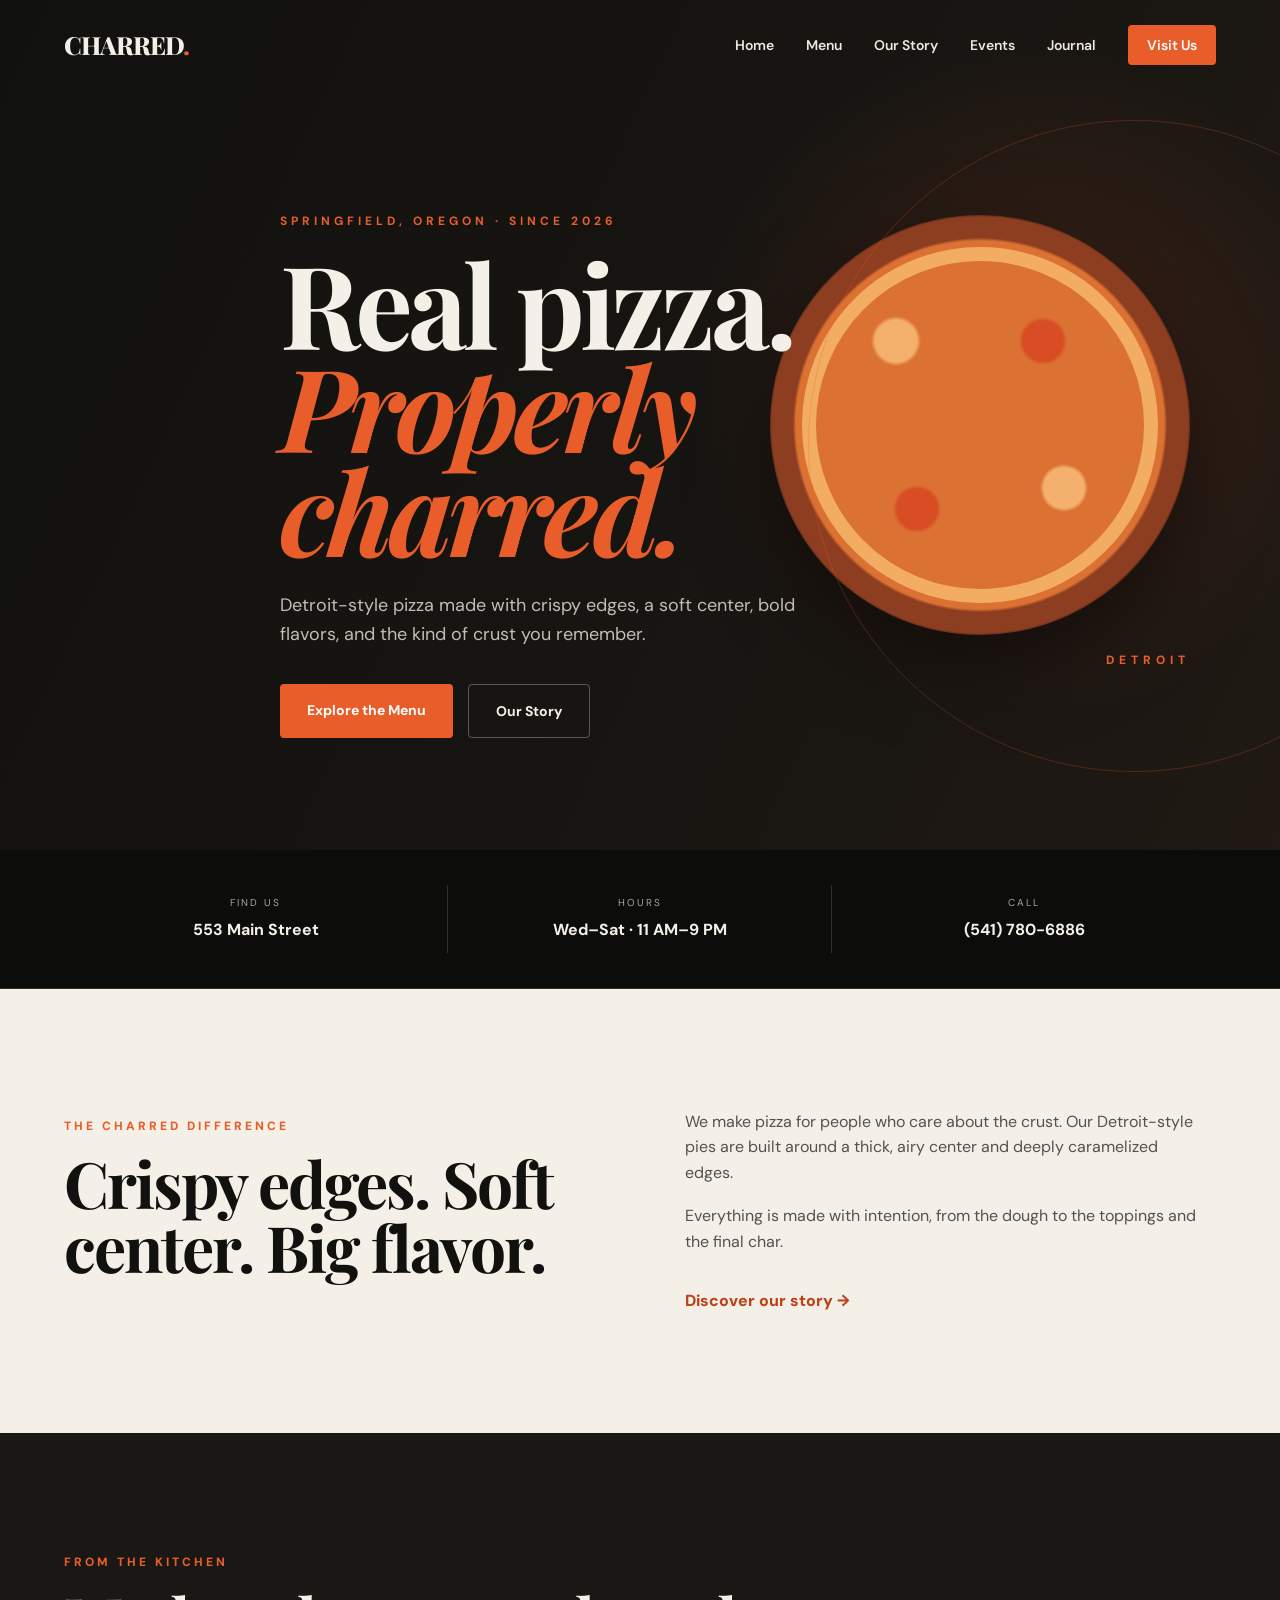
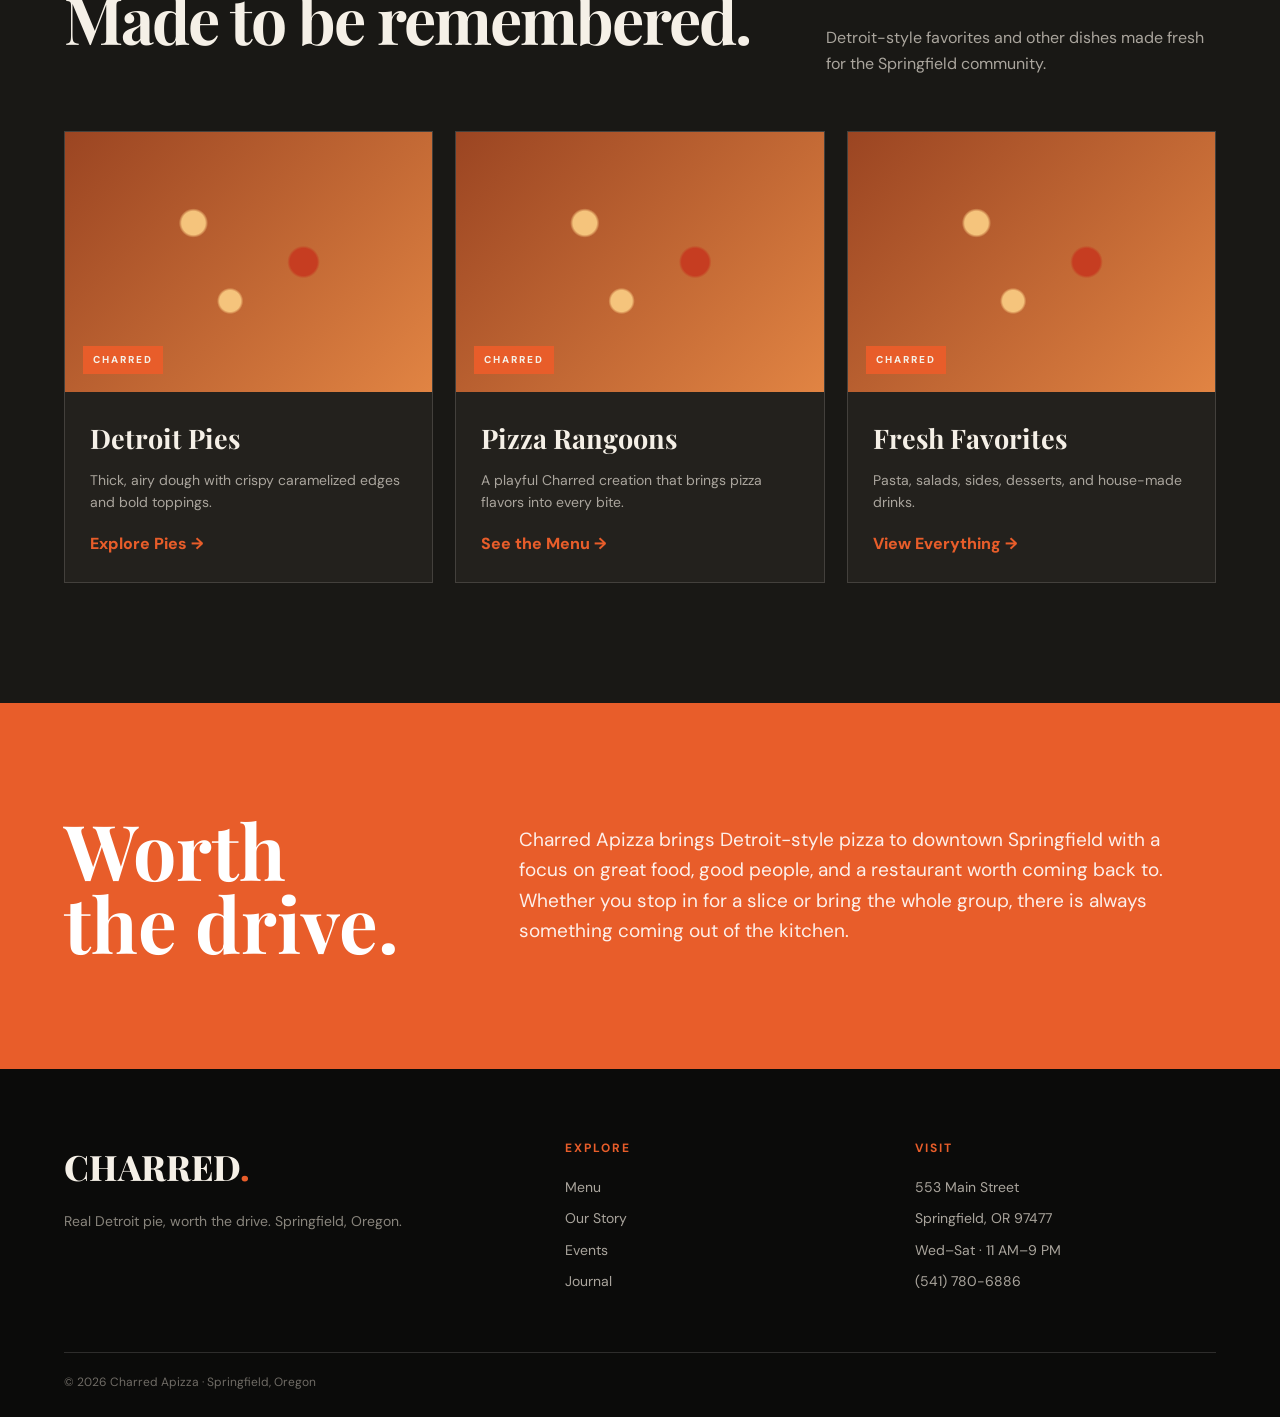
<file: index.html>
<!DOCTYPE html>
<html lang="en">
<head>
    <meta charset="UTF-8">
    <meta name="viewport" content="width=device-width, initial-scale=1.0">
    <title>Charred Apizza | Detroit-Style Pizza</title>
    <link rel="stylesheet" href="styles.css">
</head>

<body>

<header class="navbar">
    <div class="container nav-inner">
        <a href="index.html" class="logo">CHARRED<span>.</span></a>

        <nav>
            <ul class="nav-links">
                <li><a href="index.html">Home</a></li>
                <li><a href="menu.html">Menu</a></li>
                <li><a href="about.html">Our Story</a></li>
                <li><a href="events.html">Events</a></li>
                <li><a href="blog.html">Journal</a></li>
                <li><a href="contact.html" class="nav-button">Visit Us</a></li>
            </ul>
        </nav>
    </div>
</header>

<main>

<section class="hero">
    <div class="container hero-content">

        <div class="eyebrow">Springfield, Oregon · Since 2026</div>

        <h1>
            Real pizza.<br>
            <span>Properly charred.</span>
        </h1>

        <p>
            Detroit-style pizza made with crispy edges, a soft center,
            bold flavors, and the kind of crust you remember.
        </p>

        <div class="hero-buttons">
            <a href="menu.html" class="btn btn-primary">Explore the Menu</a>
            <a href="about.html" class="btn btn-outline">Our Story</a>
        </div>

    </div>

    <div class="hero-pizza"></div>
</section>

<section class="info-bar">
    <div class="container info-grid">

        <div class="info-item">
            <small>Find Us</small>
            <strong>553 Main Street</strong>
        </div>

        <div class="info-item">
            <small>Hours</small>
            <strong>Wed–Sat · 11 AM–9 PM</strong>
        </div>

        <div class="info-item">
            <small>Call</small>
            <strong>(541) 780-6886</strong>
        </div>

    </div>
</section>

<section class="intro">
    <div class="container intro-grid">

        <div>
            <div class="section-label">The Charred Difference</div>

            <h2>
                Crispy edges.
                Soft center.
                Big flavor.
            </h2>
        </div>

        <div>
            <p>
                We make pizza for people who care about the crust.
                Our Detroit-style pies are built around a thick,
                airy center and deeply caramelized edges.
            </p>

            <p>
                Everything is made with intention, from the dough
                to the toppings and the final char.
            </p>

            <a href="about.html" class="text-link">
                Discover our story →
            </a>
        </div>

    </div>
</section>

<section class="featured">

    <div class="container">

        <div class="section-heading">
            <div>
                <div class="section-label">From the Kitchen</div>
                <h2>Made to be remembered.</h2>
            </div>

            <p>
                Detroit-style favorites and other dishes
                made fresh for the Springfield community.
            </p>
        </div>

        <div class="menu-grid">

            <article class="food-card">
                <div class="food-image"></div>

                <div class="food-info">
                    <h3>Detroit Pies</h3>
                    <p>
                        Thick, airy dough with crispy caramelized
                        edges and bold toppings.
                    </p>
                    <div class="food-price">Explore Pies →</div>
                </div>
            </article>

            <article class="food-card">
                <div class="food-image"></div>

                <div class="food-info">
                    <h3>Pizza Rangoons</h3>
                    <p>
                        A playful Charred creation that brings
                        pizza flavors into every bite.
                    </p>
                    <div class="food-price">See the Menu →</div>
                </div>
            </article>

            <article class="food-card">
                <div class="food-image"></div>

                <div class="food-info">
                    <h3>Fresh Favorites</h3>
                    <p>
                        Pasta, salads, sides, desserts, and
                        house-made drinks.
                    </p>
                    <div class="food-price">View Everything →</div>
                </div>
            </article>

        </div>

    </div>
</section>

<section class="story">
    <div class="container story-grid">

        <h2>
            Worth<br>
            the drive.
        </h2>

        <p>
            Charred Apizza brings Detroit-style pizza to
            downtown Springfield with a focus on great food,
            good people, and a restaurant worth coming back to.
            Whether you stop in for a slice or bring the whole
            group, there is always something coming out of the kitchen.
        </p>

    </div>
</section>

</main>

<footer>
    <div class="container">

        <div class="footer-grid">

            <div>
                <div class="footer-logo">CHARRED<span>.</span></div>
                <p>
                    Real Detroit pie, worth the drive.
                    Springfield, Oregon.
                </p>
            </div>

            <div>
                <h4>Explore</h4>
                <ul>
                    <li><a href="menu.html">Menu</a></li>
                    <li><a href="about.html">Our Story</a></li>
                    <li><a href="events.html">Events</a></li>
                    <li><a href="blog.html">Journal</a></li>
                </ul>
            </div>

            <div>
                <h4>Visit</h4>
                <ul>
                    <li>553 Main Street</li>
                    <li>Springfield, OR 97477</li>
                    <li>Wed–Sat · 11 AM–9 PM</li>
                    <li>(541) 780-6886</li>
                </ul>
            </div>

        </div>

        <div class="footer-bottom">
            © 2026 Charred Apizza · Springfield, Oregon
        </div>

    </div>
</footer>

<script src="script.js"></script>

</body>
</html>
</file>
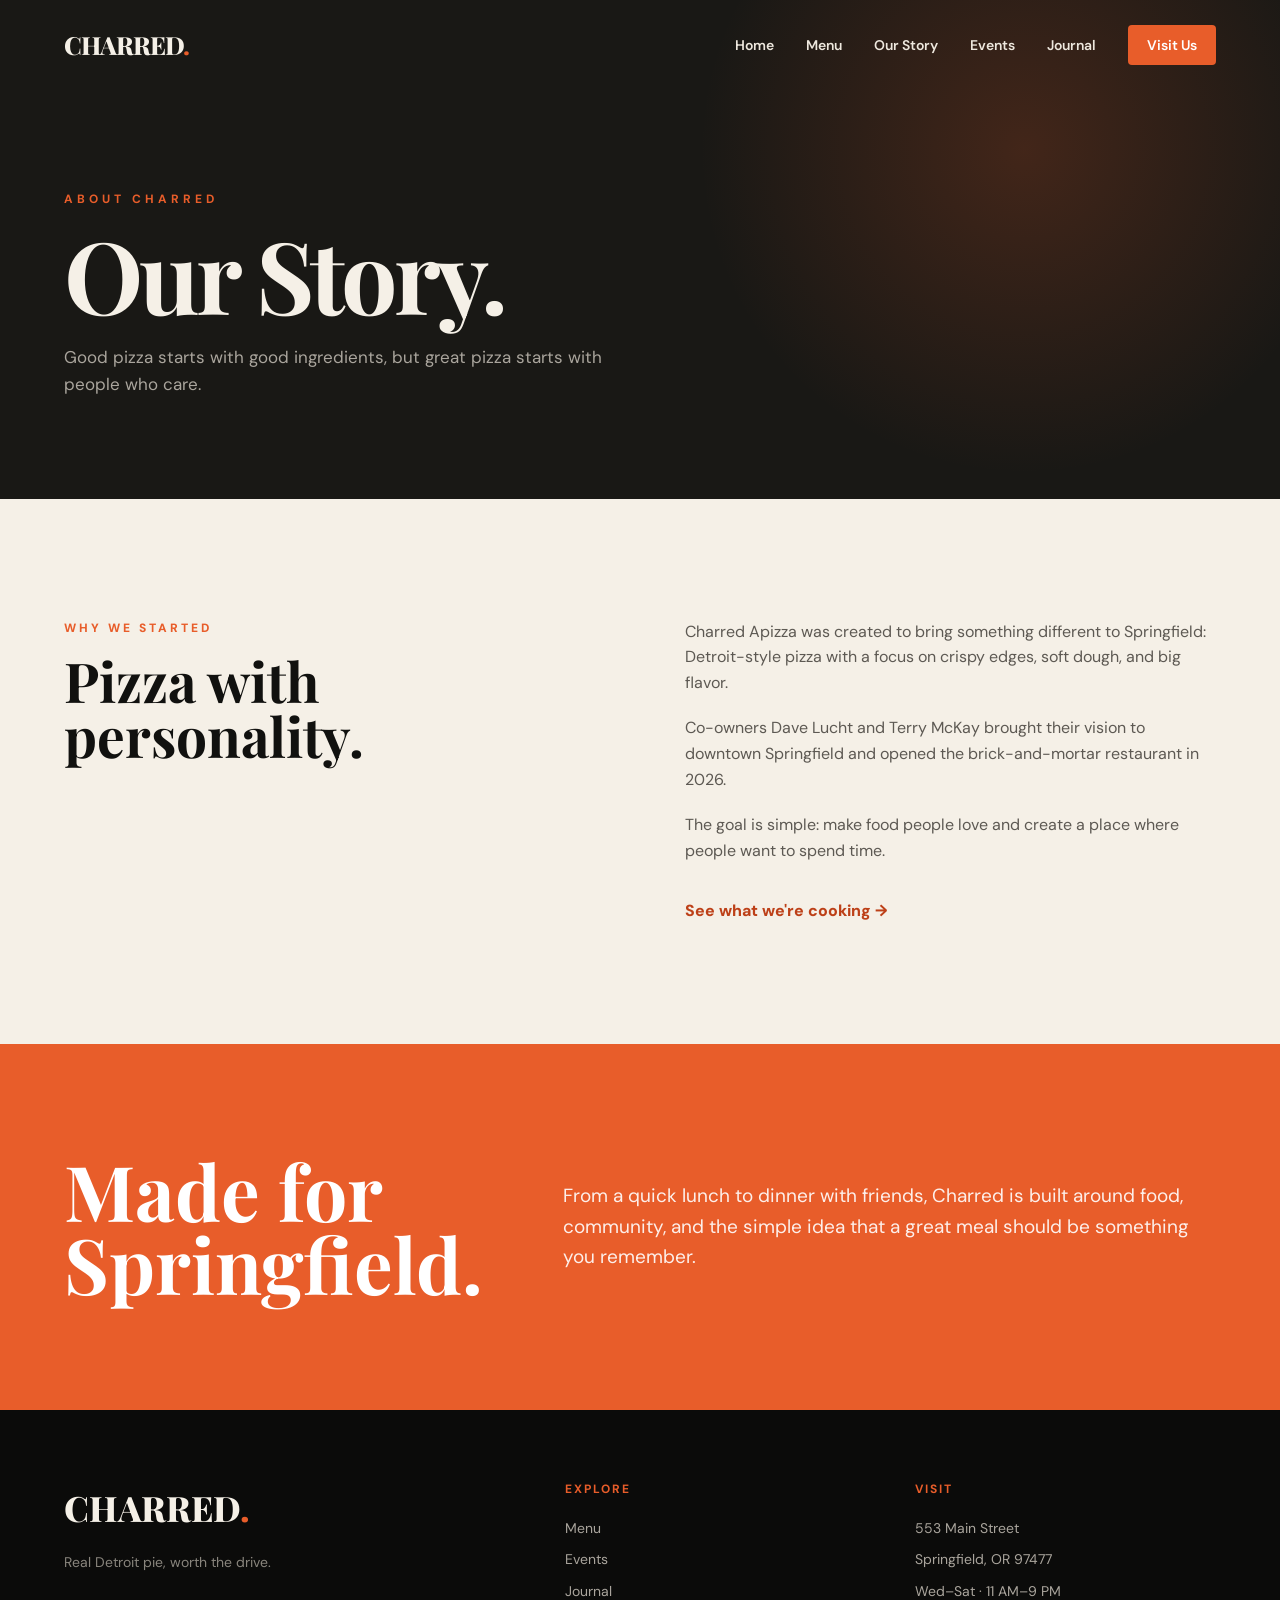
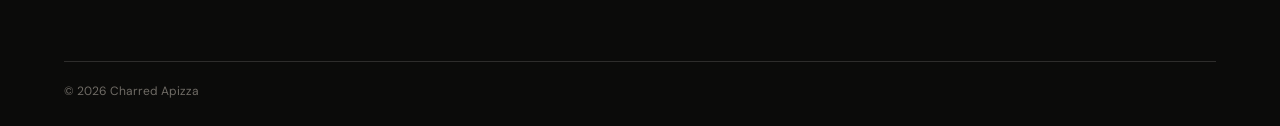
<file: about.html>
<!DOCTYPE html>
<html lang="en">
<head>
    <meta charset="UTF-8">
    <meta name="viewport" content="width=device-width, initial-scale=1.0">
    <title>Our Story | Charred Apizza</title>
    <link rel="stylesheet" href="styles.css">
</head>

<body>

<header class="navbar">
    <div class="container nav-inner">
        <a href="index.html" class="logo">CHARRED<span>.</span></a>

        <nav>
            <ul class="nav-links">
                <li><a href="index.html">Home</a></li>
                <li><a href="menu.html">Menu</a></li>
                <li><a href="about.html">Our Story</a></li>
                <li><a href="events.html">Events</a></li>
                <li><a href="blog.html">Journal</a></li>
                <li><a href="contact.html" class="nav-button">Visit Us</a></li>
            </ul>
        </nav>
    </div>
</header>

<section class="page-hero">
    <div class="container">
        <div class="eyebrow">About Charred</div>
        <h1>Our Story.</h1>
        <p>
            Good pizza starts with good ingredients,
            but great pizza starts with people who care.
        </p>
    </div>
</section>

<section class="about-section">

    <div class="container about-grid">

        <div>
            <div class="section-label">Why We Started</div>

            <h2>
                Pizza with
                personality.
            </h2>
        </div>

        <div>
            <p>
                Charred Apizza was created to bring something different
                to Springfield: Detroit-style pizza with a focus on
                crispy edges, soft dough, and big flavor.
            </p>

            <p>
                Co-owners Dave Lucht and Terry McKay brought their vision
                to downtown Springfield and opened the brick-and-mortar
                restaurant in 2026.
            </p>

            <p>
                The goal is simple: make food people love and create
                a place where people want to spend time.
            </p>

            <a href="menu.html" class="text-link">
                See what we're cooking →
            </a>
        </div>

    </div>

</section>

<section class="story">

    <div class="container story-grid">

        <h2>
            Made for<br>
            Springfield.
        </h2>

        <p>
            From a quick lunch to dinner with friends,
            Charred is built around food, community, and
            the simple idea that a great meal should be
            something you remember.
        </p>

    </div>

</section>

<footer>
    <div class="container">

        <div class="footer-grid">

            <div>
                <div class="footer-logo">CHARRED<span>.</span></div>
                <p>Real Detroit pie, worth the drive.</p>
            </div>

            <div>
                <h4>Explore</h4>
                <ul>
                    <li><a href="menu.html">Menu</a></li>
                    <li><a href="events.html">Events</a></li>
                    <li><a href="blog.html">Journal</a></li>
                </ul>
            </div>

            <div>
                <h4>Visit</h4>
                <ul>
                    <li>553 Main Street</li>
                    <li>Springfield, OR 97477</li>
                    <li>Wed–Sat · 11 AM–9 PM</li>
                </ul>
            </div>

        </div>

        <div class="footer-bottom">
            © 2026 Charred Apizza
        </div>

    </div>
</footer>

<script src="script.js"></script>

</body>
</html>
</file>
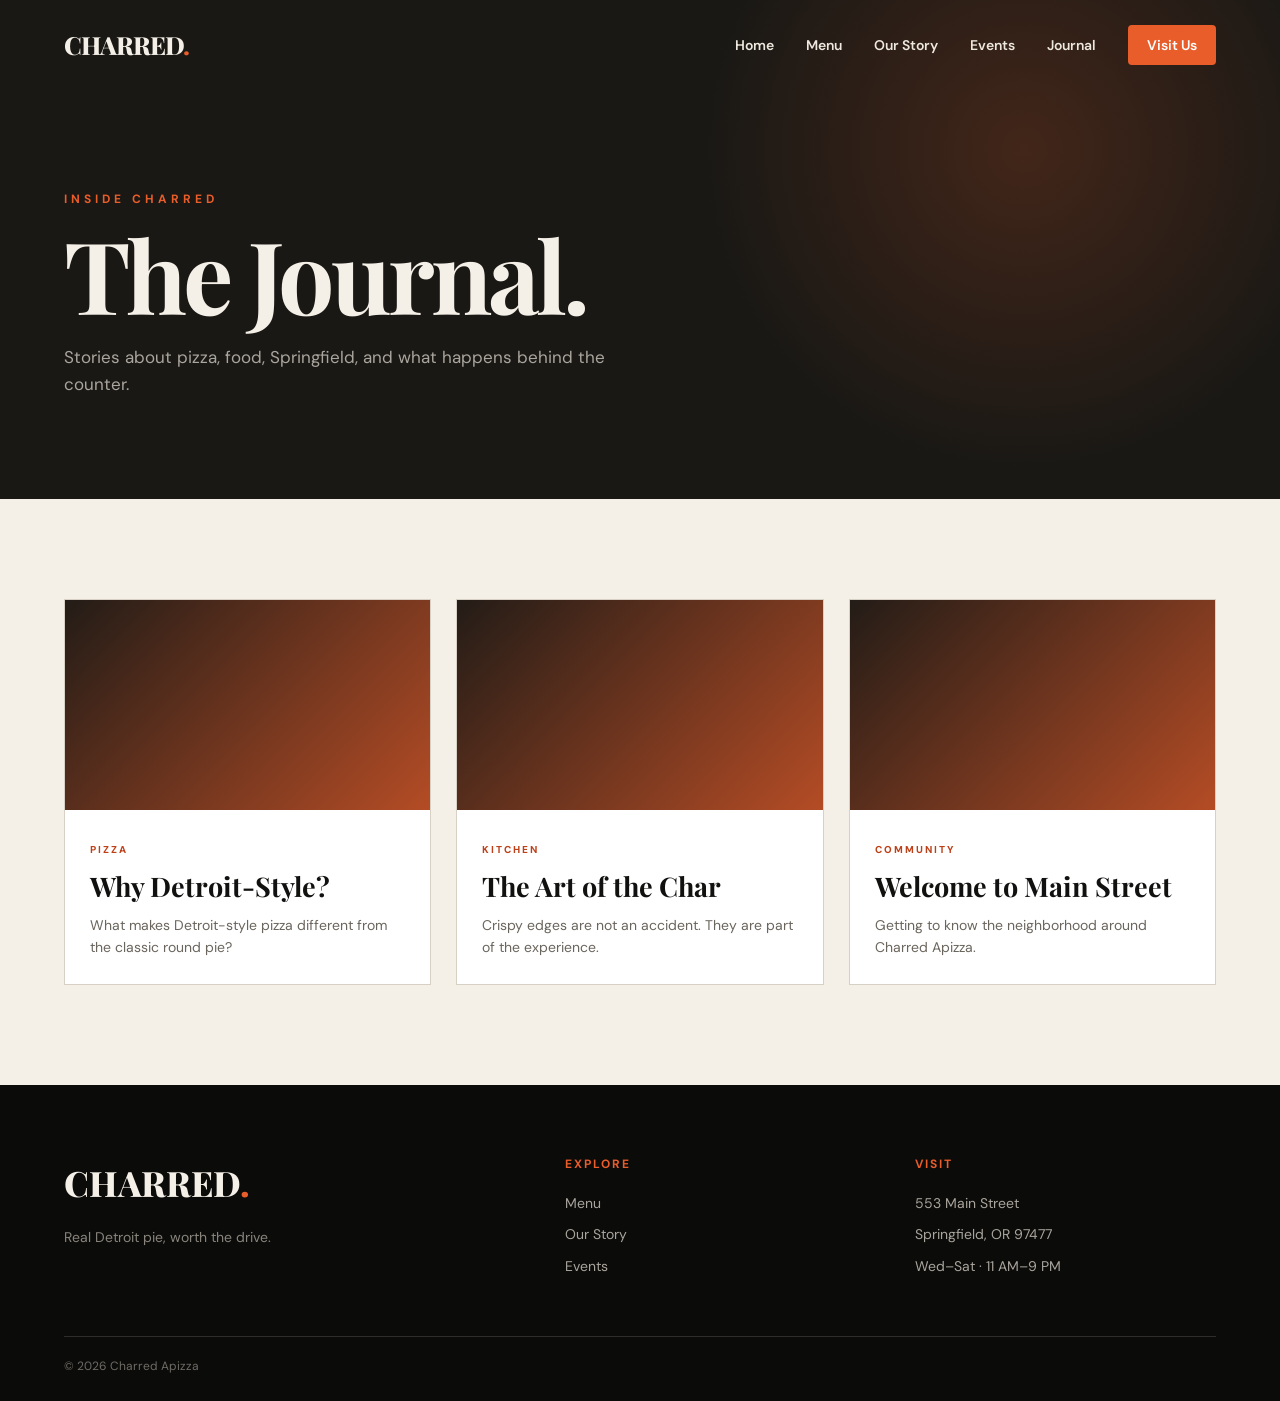
<file: blog.html>
<!DOCTYPE html>
<html lang="en">
<head>
    <meta charset="UTF-8">
    <meta name="viewport" content="width=device-width, initial-scale=1.0">
    <title>Journal | Charred Apizza</title>
    <link rel="stylesheet" href="styles.css">
</head>

<body>

<header class="navbar">
    <div class="container nav-inner">
        <a href="index.html" class="logo">CHARRED<span>.</span></a>

        <nav>
            <ul class="nav-links">
                <li><a href="index.html">Home</a></li>
                <li><a href="menu.html">Menu</a></li>
                <li><a href="about.html">Our Story</a></li>
                <li><a href="events.html">Events</a></li>
                <li><a href="blog.html">Journal</a></li>
                <li><a href="contact.html" class="nav-button">Visit Us</a></li>
            </ul>
        </nav>
    </div>
</header>

<section class="page-hero">
    <div class="container">
        <div class="eyebrow">Inside Charred</div>
        <h1>The Journal.</h1>
        <p>
            Stories about pizza, food, Springfield,
            and what happens behind the counter.
        </p>
    </div>
</section>

<section class="cards-section">

    <div class="container">

        <div class="article-grid">

            <article class="article-card">
                <div class="article-image"></div>

                <div class="article-content">
                    <small>Pizza</small>
                    <h3>Why Detroit-Style?</h3>
                    <p>
                        What makes Detroit-style pizza different
                        from the classic round pie?
                    </p>
                </div>
            </article>

            <article class="article-card">
                <div class="article-image"></div>

                <div class="article-content">
                    <small>Kitchen</small>
                    <h3>The Art of the Char</h3>
                    <p>
                        Crispy edges are not an accident.
                        They are part of the experience.
                    </p>
                </div>
            </article>

            <article class="article-card">
                <div class="article-image"></div>

                <div class="article-content">
                    <small>Community</small>
                    <h3>Welcome to Main Street</h3>
                    <p>
                        Getting to know the neighborhood
                        around Charred Apizza.
                    </p>
                </div>
            </article>

        </div>

    </div>

</section>

<footer>
    <div class="container">

        <div class="footer-grid">

            <div>
                <div class="footer-logo">CHARRED<span>.</span></div>
                <p>Real Detroit pie, worth the drive.</p>
            </div>

            <div>
                <h4>Explore</h4>
                <ul>
                    <li><a href="menu.html">Menu</a></li>
                    <li><a href="about.html">Our Story</a></li>
                    <li><a href="events.html">Events</a></li>
                </ul>
            </div>

            <div>
                <h4>Visit</h4>
                <ul>
                    <li>553 Main Street</li>
                    <li>Springfield, OR 97477</li>
                    <li>Wed–Sat · 11 AM–9 PM</li>
                </ul>
            </div>

        </div>

        <div class="footer-bottom">
            © 2026 Charred Apizza
        </div>

    </div>
</footer>

<script src="script.js"></script>

</body>
</html>
</file>
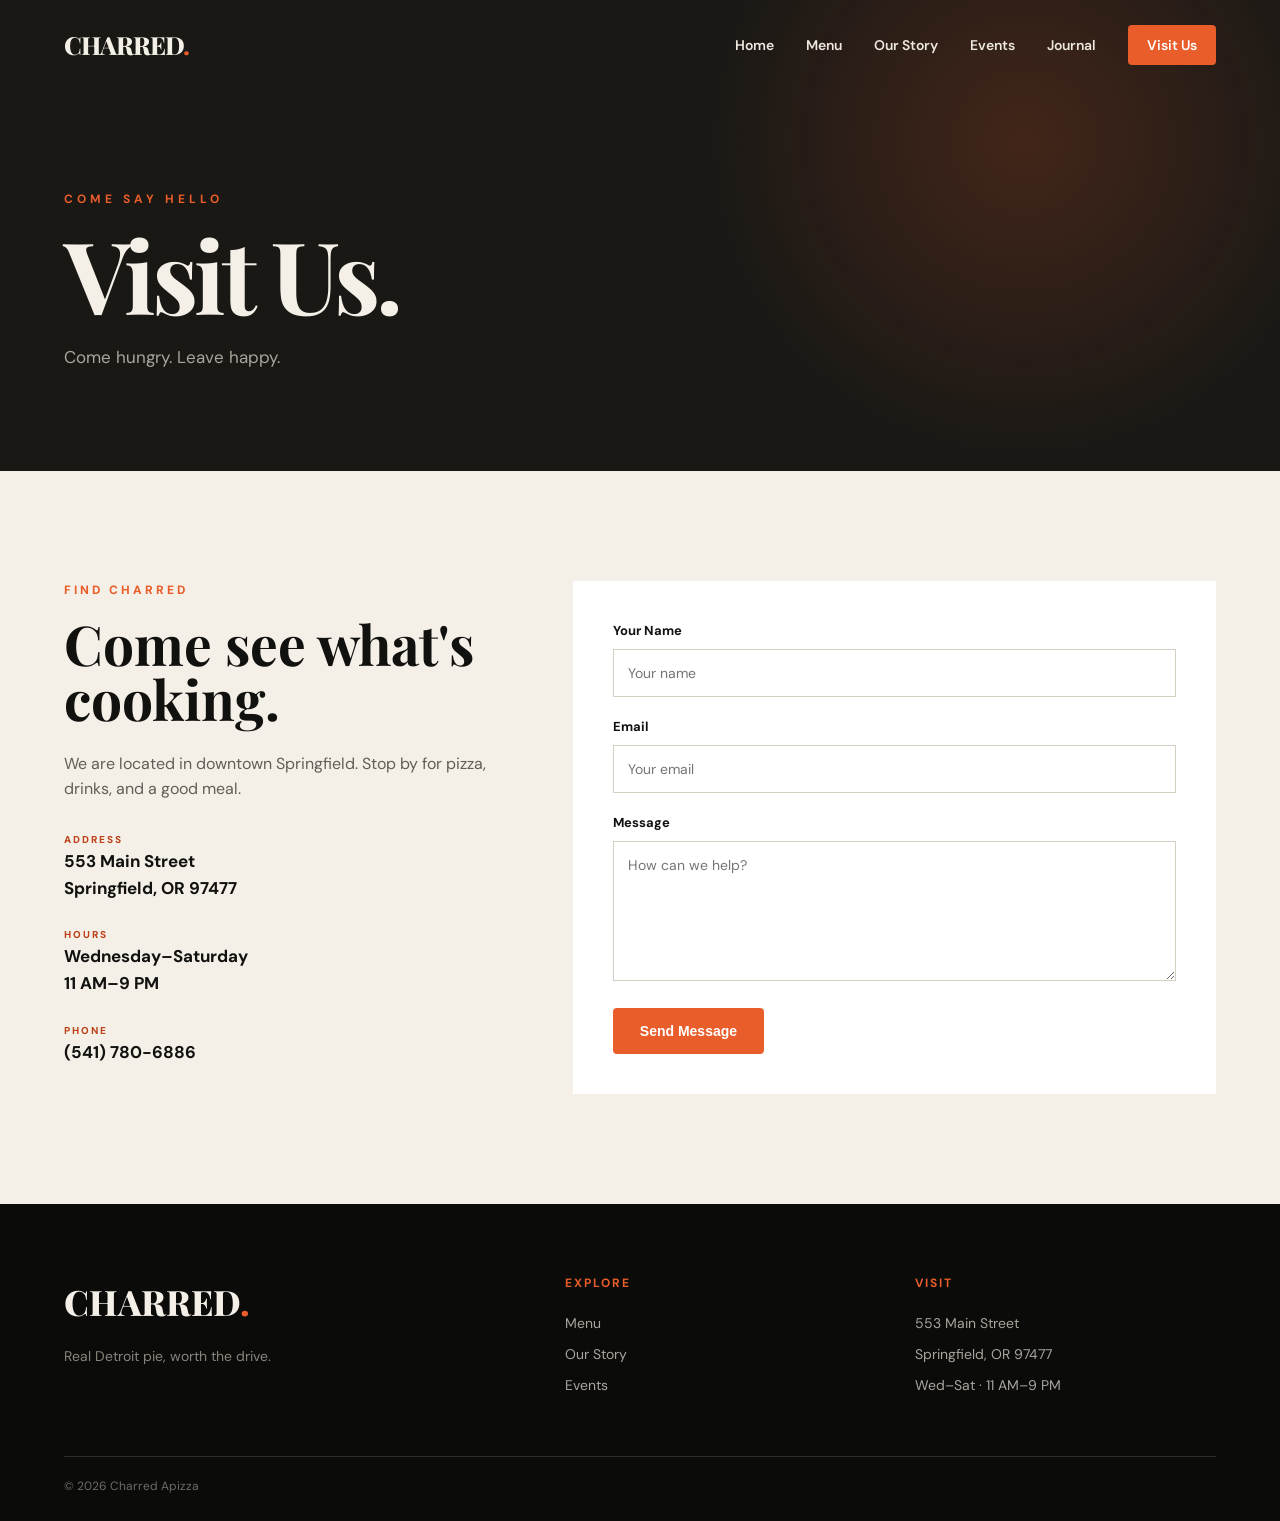
<file: contact.html>
<!DOCTYPE html>
<html lang="en">
<head>
    <meta charset="UTF-8">
    <meta name="viewport" content="width=device-width, initial-scale=1.0">
    <title>Visit Us | Charred Apizza</title>
    <link rel="stylesheet" href="styles.css">
</head>

<body>

<header class="navbar">
    <div class="container nav-inner">
        <a href="index.html" class="logo">CHARRED<span>.</span></a>

        <nav>
            <ul class="nav-links">
                <li><a href="index.html">Home</a></li>
                <li><a href="menu.html">Menu</a></li>
                <li><a href="about.html">Our Story</a></li>
                <li><a href="events.html">Events</a></li>
                <li><a href="blog.html">Journal</a></li>
                <li><a href="contact.html" class="nav-button">Visit Us</a></li>
            </ul>
        </nav>
    </div>
</header>

<section class="page-hero">
    <div class="container">
        <div class="eyebrow">Come Say Hello</div>
        <h1>Visit Us.</h1>
        <p>
            Come hungry. Leave happy.
        </p>
    </div>
</section>

<section class="contact-section">

    <div class="container contact-grid">

        <div class="contact-details">

            <div class="section-label">Find Charred</div>

            <h2>
                Come see
                what's cooking.
            </h2>

            <p>
                We are located in downtown Springfield.
                Stop by for pizza, drinks, and a good meal.
            </p>

            <div class="detail">
                <small>Address</small>
                <strong>
                    553 Main Street<br>
                    Springfield, OR 97477
                </strong>
            </div>

            <div class="detail">
                <small>Hours</small>
                <strong>
                    Wednesday–Saturday<br>
                    11 AM–9 PM
                </strong>
            </div>

            <div class="detail">
                <small>Phone</small>
                <strong>(541) 780-6886</strong>
            </div>

        </div>

        <form class="contact-form">

            <label for="name">Your Name</label>
            <input type="text" id="name" placeholder="Your name">

            <label for="email">Email</label>
            <input type="email" id="email" placeholder="Your email">

            <label for="message">Message</label>
            <textarea id="message" placeholder="How can we help?"></textarea>

            <button class="btn btn-primary" type="submit">
                Send Message
            </button>

        </form>

    </div>

</section>

<footer>
    <div class="container">

        <div class="footer-grid">

            <div>
                <div class="footer-logo">CHARRED<span>.</span></div>
                <p>Real Detroit pie, worth the drive.</p>
            </div>

            <div>
                <h4>Explore</h4>
                <ul>
                    <li><a href="menu.html">Menu</a></li>
                    <li><a href="about.html">Our Story</a></li>
                    <li><a href="events.html">Events</a></li>
                </ul>
            </div>

            <div>
                <h4>Visit</h4>
                <ul>
                    <li>553 Main Street</li>
                    <li>Springfield, OR 97477</li>
                    <li>Wed–Sat · 11 AM–9 PM</li>
                </ul>
            </div>

        </div>

        <div class="footer-bottom">
            © 2026 Charred Apizza
        </div>

    </div>
</footer>

<script src="script.js"></script>

</body>
</html>
</file>
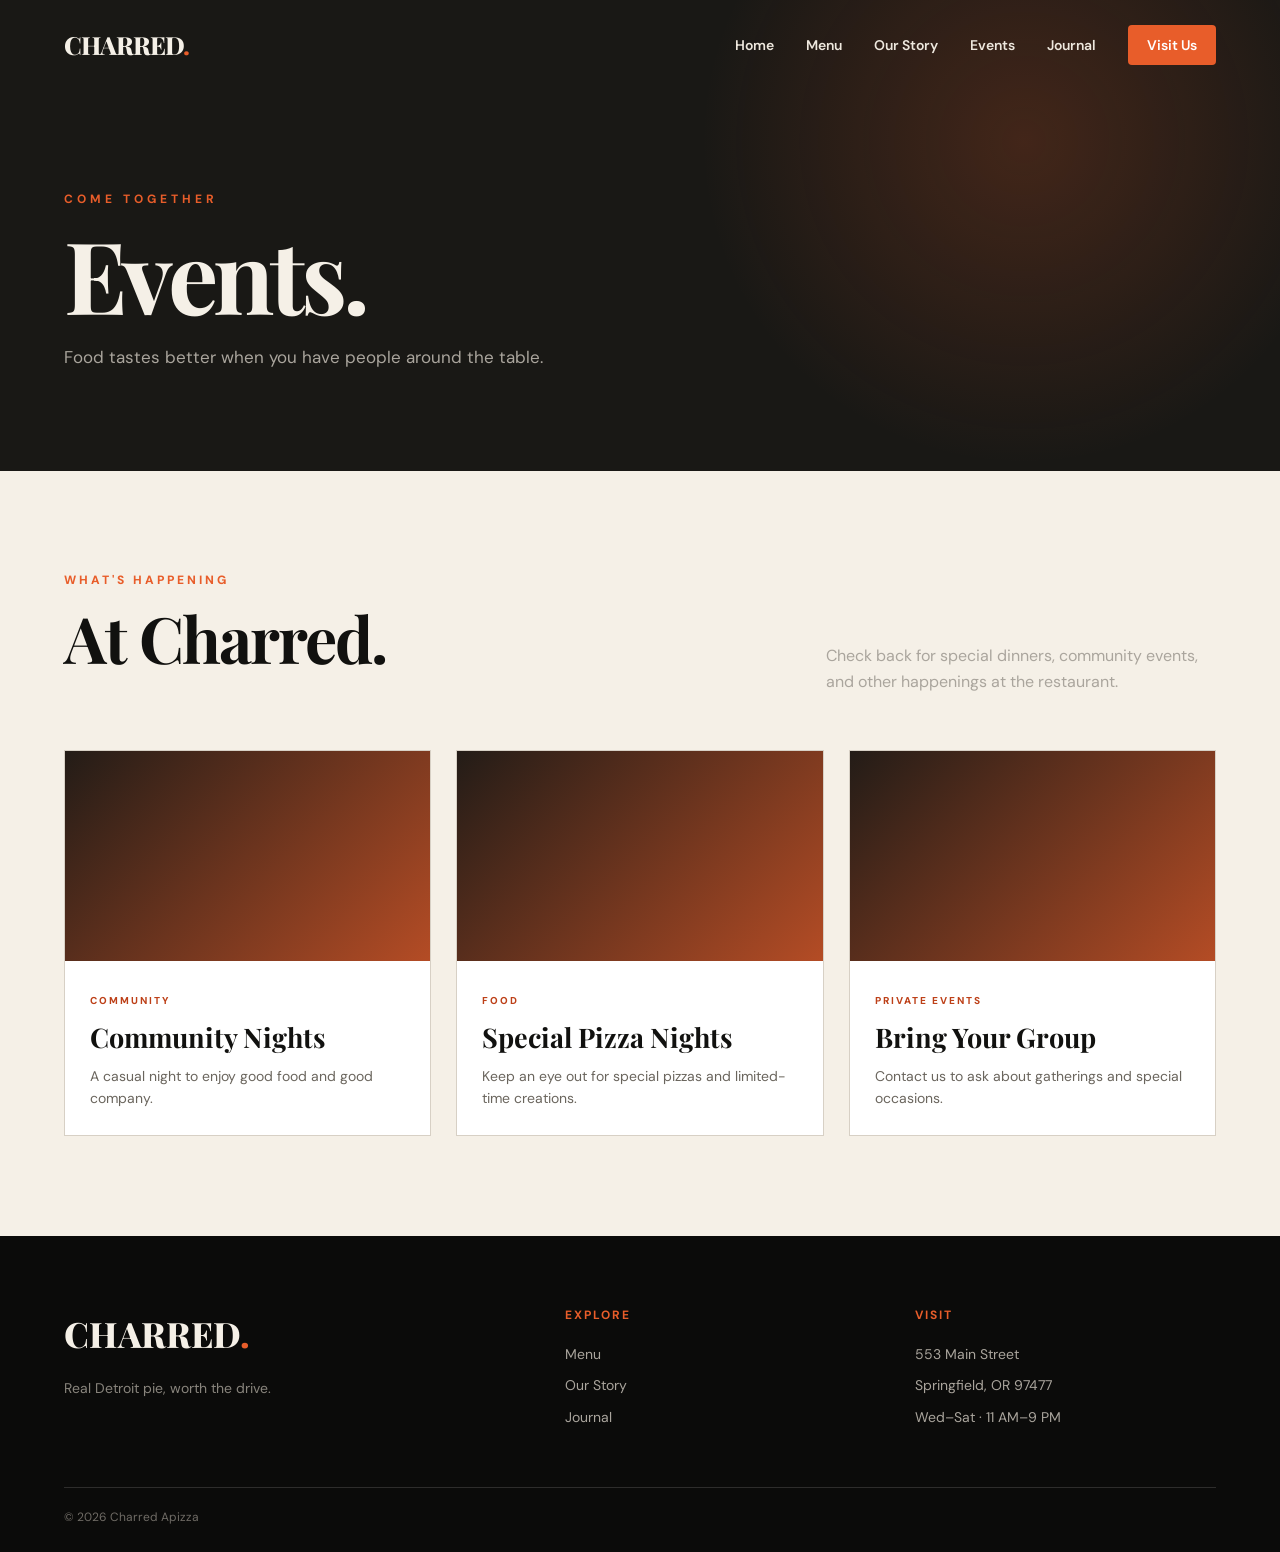
<file: events.html>
<!DOCTYPE html>
<html lang="en">
<head>
    <meta charset="UTF-8">
    <meta name="viewport" content="width=device-width, initial-scale=1.0">
    <title>Events | Charred Apizza</title>
    <link rel="stylesheet" href="styles.css">
</head>

<body>

<header class="navbar">
    <div class="container nav-inner">
        <a href="index.html" class="logo">CHARRED<span>.</span></a>

        <nav>
            <ul class="nav-links">
                <li><a href="index.html">Home</a></li>
                <li><a href="menu.html">Menu</a></li>
                <li><a href="about.html">Our Story</a></li>
                <li><a href="events.html">Events</a></li>
                <li><a href="blog.html">Journal</a></li>
                <li><a href="contact.html" class="nav-button">Visit Us</a></li>
            </ul>
        </nav>
    </div>
</header>

<section class="page-hero">
    <div class="container">
        <div class="eyebrow">Come Together</div>
        <h1>Events.</h1>
        <p>
            Food tastes better when you have people
            around the table.
        </p>
    </div>
</section>

<section class="cards-section">

    <div class="container">

        <div class="section-heading">
            <div>
                <div class="section-label">What's Happening</div>
                <h2>At Charred.</h2>
            </div>

            <p>
                Check back for special dinners, community events,
                and other happenings at the restaurant.
            </p>
        </div>

        <div class="article-grid">

            <article class="article-card">
                <div class="article-image"></div>

                <div class="article-content">
                    <small>Community</small>
                    <h3>Community Nights</h3>
                    <p>
                        A casual night to enjoy good food
                        and good company.
                    </p>
                </div>
            </article>

            <article class="article-card">
                <div class="article-image"></div>

                <div class="article-content">
                    <small>Food</small>
                    <h3>Special Pizza Nights</h3>
                    <p>
                        Keep an eye out for special pizzas
                        and limited-time creations.
                    </p>
                </div>
            </article>

            <article class="article-card">
                <div class="article-image"></div>

                <div class="article-content">
                    <small>Private Events</small>
                    <h3>Bring Your Group</h3>
                    <p>
                        Contact us to ask about gatherings
                        and special occasions.
                    </p>
                </div>
            </article>

        </div>

    </div>

</section>

<footer>
    <div class="container">

        <div class="footer-grid">

            <div>
                <div class="footer-logo">CHARRED<span>.</span></div>
                <p>Real Detroit pie, worth the drive.</p>
            </div>

            <div>
                <h4>Explore</h4>
                <ul>
                    <li><a href="menu.html">Menu</a></li>
                    <li><a href="about.html">Our Story</a></li>
                    <li><a href="blog.html">Journal</a></li>
                </ul>
            </div>

            <div>
                <h4>Visit</h4>
                <ul>
                    <li>553 Main Street</li>
                    <li>Springfield, OR 97477</li>
                    <li>Wed–Sat · 11 AM–9 PM</li>
                </ul>
            </div>

        </div>

        <div class="footer-bottom">
            © 2026 Charred Apizza
        </div>

    </div>
</footer>

<script src="script.js"></script>

</body>
</html>
</file>
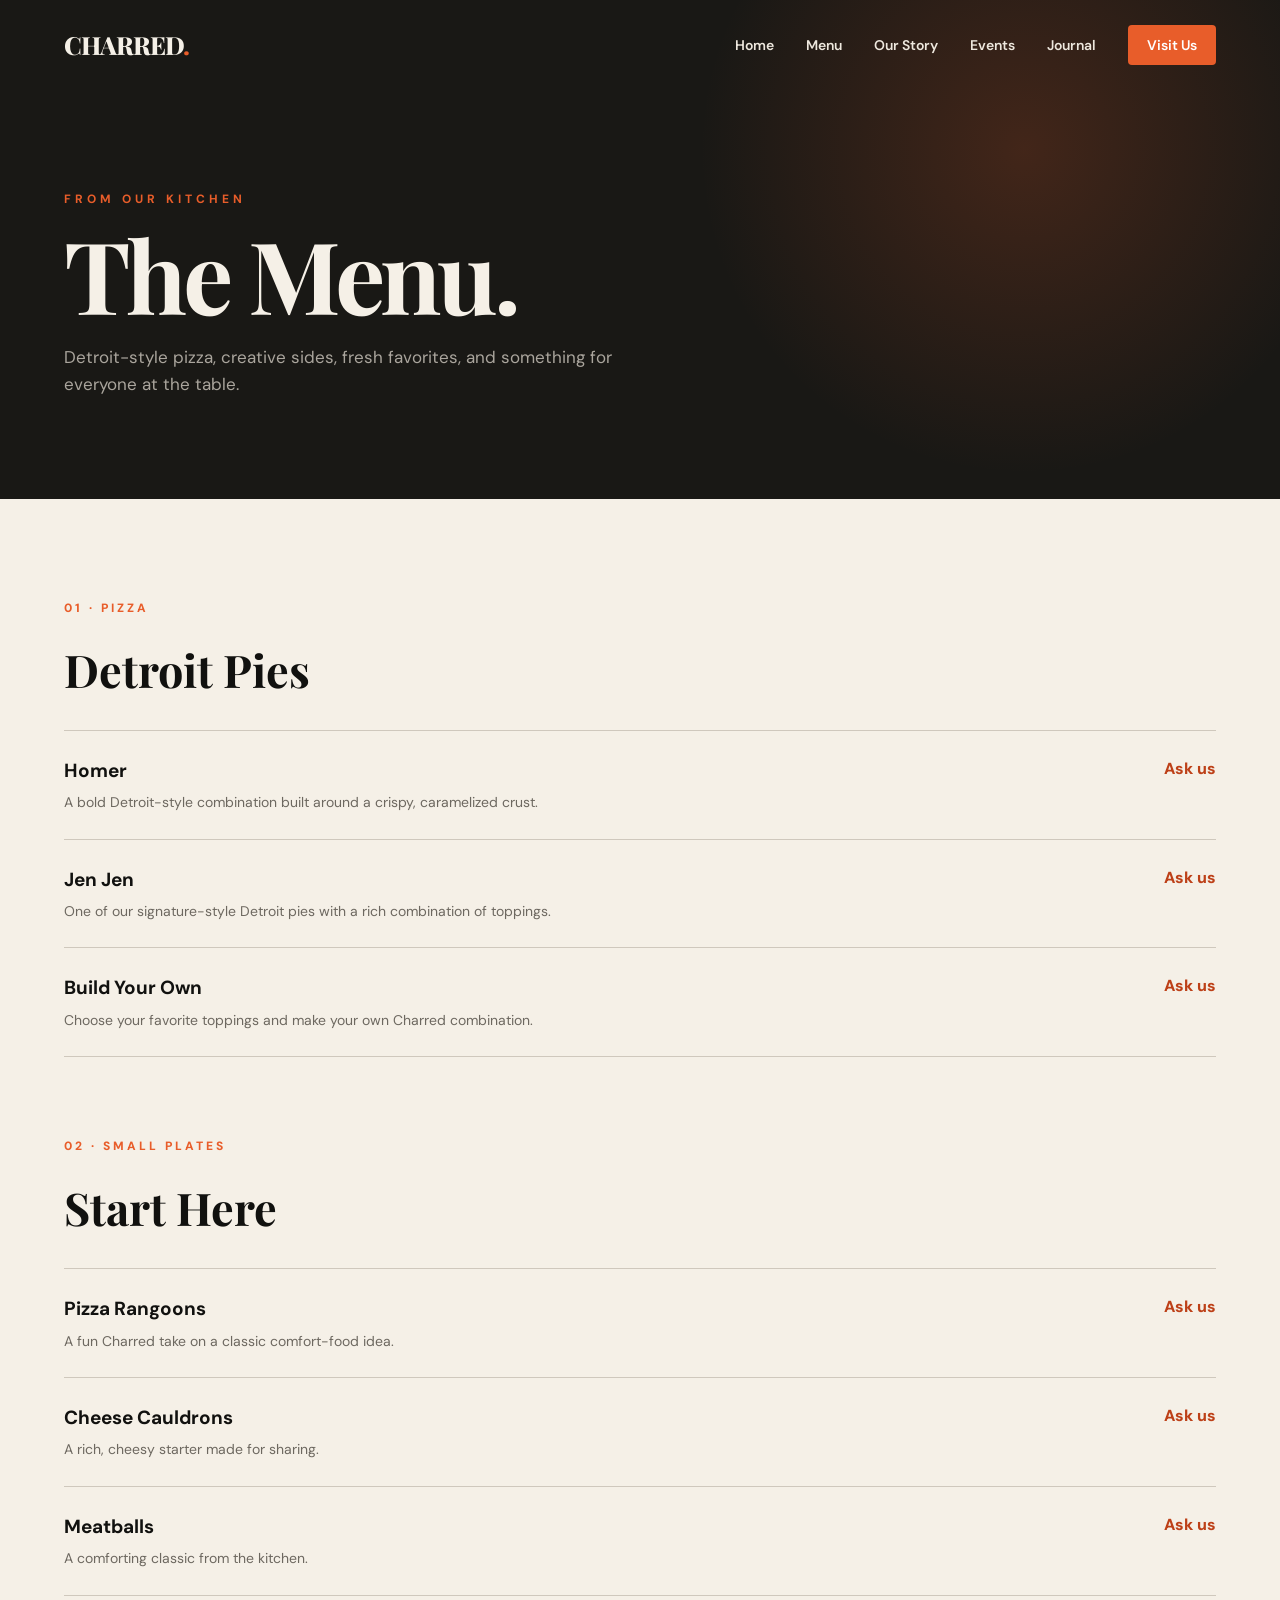
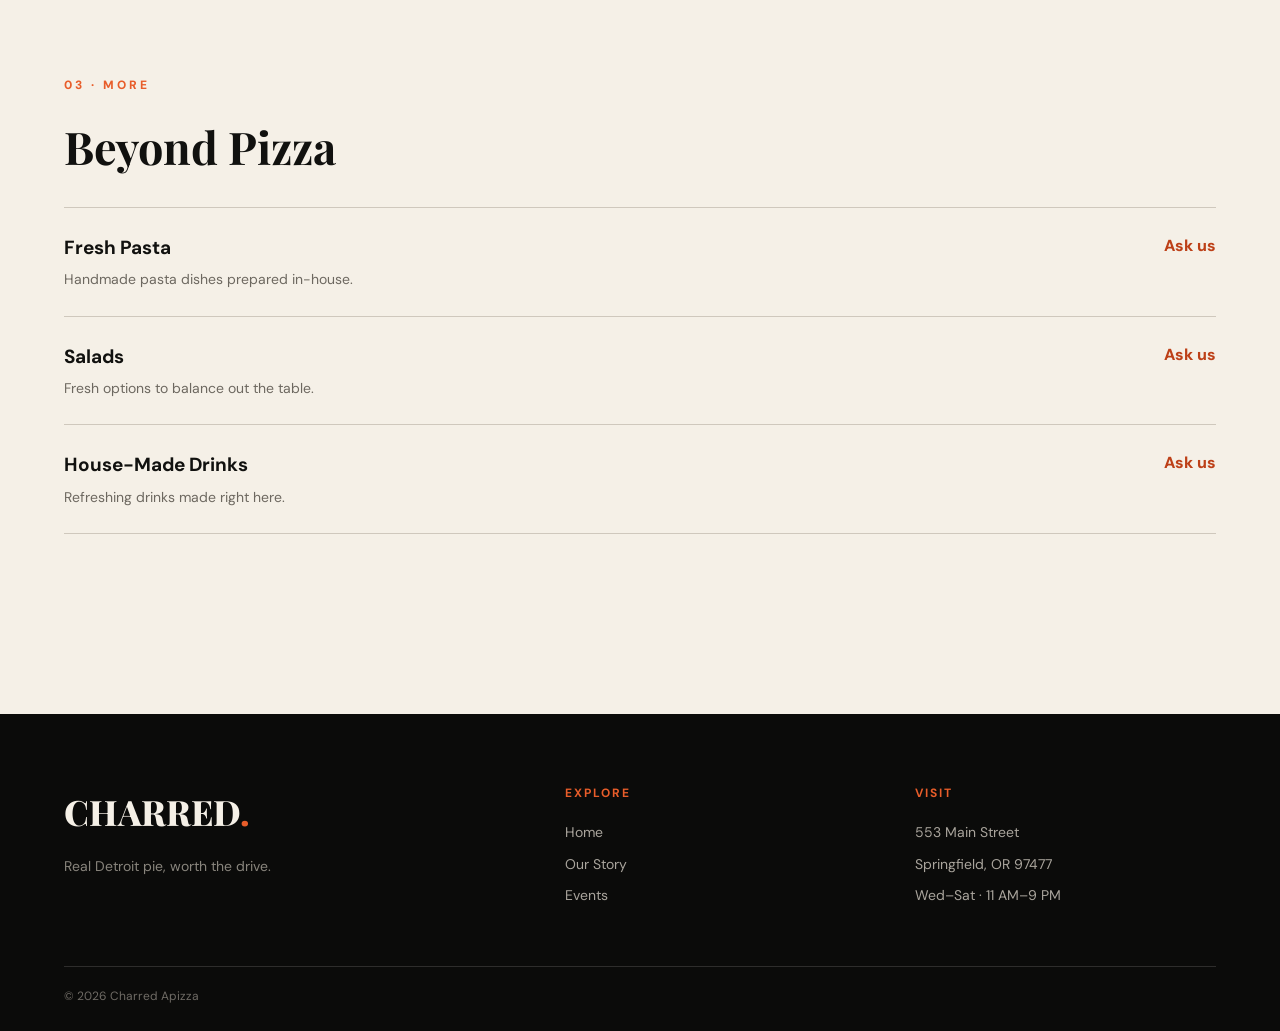
<file: menu.html>
<!DOCTYPE html>
<html lang="en">
<head>
    <meta charset="UTF-8">
    <meta name="viewport" content="width=device-width, initial-scale=1.0">
    <title>Menu | Charred Apizza</title>
    <link rel="stylesheet" href="styles.css">
</head>

<body>

<header class="navbar">
    <div class="container nav-inner">
        <a href="index.html" class="logo">CHARRED<span>.</span></a>

        <nav>
            <ul class="nav-links">
                <li><a href="index.html">Home</a></li>
                <li><a href="menu.html">Menu</a></li>
                <li><a href="about.html">Our Story</a></li>
                <li><a href="events.html">Events</a></li>
                <li><a href="blog.html">Journal</a></li>
                <li><a href="contact.html" class="nav-button">Visit Us</a></li>
            </ul>
        </nav>
    </div>
</header>

<section class="page-hero">
    <div class="container">
        <div class="eyebrow">From Our Kitchen</div>
        <h1>The Menu.</h1>
        <p>
            Detroit-style pizza, creative sides, fresh favorites,
            and something for everyone at the table.
        </p>
    </div>
</section>

<section class="full-menu">

    <div class="container">

        <div class="menu-category">
            <div class="section-label">01 · Pizza</div>
            <h2>Detroit Pies</h2>

            <div class="menu-list">

                <div class="menu-item">
                    <div>
                        <h3>Homer</h3>
                        <p>
                            A bold Detroit-style combination built
                            around a crispy, caramelized crust.
                        </p>
                    </div>
                    <span>Ask us</span>
                </div>

                <div class="menu-item">
                    <div>
                        <h3>Jen Jen</h3>
                        <p>
                            One of our signature-style Detroit pies
                            with a rich combination of toppings.
                        </p>
                    </div>
                    <span>Ask us</span>
                </div>

                <div class="menu-item">
                    <div>
                        <h3>Build Your Own</h3>
                        <p>
                            Choose your favorite toppings and make
                            your own Charred combination.
                        </p>
                    </div>
                    <span>Ask us</span>
                </div>

            </div>
        </div>

        <div class="menu-category">
            <div class="section-label">02 · Small Plates</div>
            <h2>Start Here</h2>

            <div class="menu-list">

                <div class="menu-item">
                    <div>
                        <h3>Pizza Rangoons</h3>
                        <p>
                            A fun Charred take on a classic comfort-food idea.
                        </p>
                    </div>
                    <span>Ask us</span>
                </div>

                <div class="menu-item">
                    <div>
                        <h3>Cheese Cauldrons</h3>
                        <p>
                            A rich, cheesy starter made for sharing.
                        </p>
                    </div>
                    <span>Ask us</span>
                </div>

                <div class="menu-item">
                    <div>
                        <h3>Meatballs</h3>
                        <p>
                            A comforting classic from the kitchen.
                        </p>
                    </div>
                    <span>Ask us</span>
                </div>

            </div>
        </div>

        <div class="menu-category">
            <div class="section-label">03 · More</div>
            <h2>Beyond Pizza</h2>

            <div class="menu-list">

                <div class="menu-item">
                    <div>
                        <h3>Fresh Pasta</h3>
                        <p>
                            Handmade pasta dishes prepared in-house.
                        </p>
                    </div>
                    <span>Ask us</span>
                </div>

                <div class="menu-item">
                    <div>
                        <h3>Salads</h3>
                        <p>
                            Fresh options to balance out the table.
                        </p>
                    </div>
                    <span>Ask us</span>
                </div>

                <div class="menu-item">
                    <div>
                        <h3>House-Made Drinks</h3>
                        <p>
                            Refreshing drinks made right here.
                        </p>
                    </div>
                    <span>Ask us</span>
                </div>

            </div>
        </div>

    </div>

</section>

<footer>
    <div class="container">

        <div class="footer-grid">

            <div>
                <div class="footer-logo">CHARRED<span>.</span></div>
                <p>Real Detroit pie, worth the drive.</p>
            </div>

            <div>
                <h4>Explore</h4>
                <ul>
                    <li><a href="index.html">Home</a></li>
                    <li><a href="about.html">Our Story</a></li>
                    <li><a href="events.html">Events</a></li>
                </ul>
            </div>

            <div>
                <h4>Visit</h4>
                <ul>
                    <li>553 Main Street</li>
                    <li>Springfield, OR 97477</li>
                    <li>Wed–Sat · 11 AM–9 PM</li>
                </ul>
            </div>

        </div>

        <div class="footer-bottom">
            © 2026 Charred Apizza
        </div>

    </div>
</footer>

<script src="script.js"></script>

</body>
</html>
</file>
<file: styles.css>
@import url('https://fonts.googleapis.com/css2?family=DM+Sans:wght@400;500;600;700&family=Playfair+Display:wght@500;600;700;800&display=swap');

:root {
    --black: #11110f;
    --dark: #191815;
    --cream: #f5f0e7;
    --white: #fffdf8;
    --orange: #e85d2a;
    --orange-dark: #bd4018;
    --gray: #aaa59d;
    --border: rgba(245, 240, 231, 0.15);
}

* {
    margin: 0;
    padding: 0;
    box-sizing: border-box;
}

html {
    scroll-behavior: smooth;
}

body {
    font-family: "DM Sans", sans-serif;
    background: var(--black);
    color: var(--cream);
    line-height: 1.6;
}

a {
    color: inherit;
    text-decoration: none;
}

img {
    width: 100%;
    display: block;
}

.container {
    width: min(1180px, 90%);
    margin: auto;
}

/* NAVIGATION */

.navbar {
    position: absolute;
    top: 0;
    left: 0;
    width: 100%;
    z-index: 20;
    padding: 25px 0;
}

.nav-inner {
    display: flex;
    align-items: center;
    justify-content: space-between;
}

.logo {
    font-family: "Playfair Display", serif;
    font-size: 25px;
    font-weight: 800;
    letter-spacing: -1px;
}

.logo span {
    color: var(--orange);
}

.nav-links {
    display: flex;
    gap: 32px;
    align-items: center;
    list-style: none;
}

.nav-links a {
    font-size: 14px;
    font-weight: 600;
    color: #eee8de;
    transition: 0.3s;
}

.nav-links a:hover {
    color: var(--orange);
}

.nav-button {
    background: var(--orange);
    padding: 11px 19px;
    border-radius: 4px;
    color: white !important;
}

.nav-button:hover {
    background: var(--orange-dark);
}

/* HERO */

.hero {
    min-height: 850px;
    position: relative;
    display: flex;
    align-items: center;
    overflow: hidden;
    background:
        radial-gradient(circle at 80% 45%, rgba(232, 93, 42, 0.18), transparent 30%),
        linear-gradient(115deg, #11110f 0%, #171512 55%, #201914 100%);
}

.hero::after {
    content: "";
    position: absolute;
    right: -180px;
    top: 120px;
    width: 650px;
    height: 650px;
    border: 1px solid rgba(232, 93, 42, 0.25);
    border-radius: 50%;
}

.hero-content {
    position: relative;
    z-index: 2;
    max-width: 720px;
    padding-top: 100px;
}

.eyebrow {
    text-transform: uppercase;
    letter-spacing: 4px;
    font-size: 12px;
    font-weight: 700;
    color: var(--orange);
    margin-bottom: 20px;
}

.hero h1 {
    font-family: "Playfair Display", serif;
    font-size: clamp(60px, 9vw, 115px);
    line-height: 0.9;
    letter-spacing: -5px;
    margin-bottom: 30px;
}

.hero h1 span {
    color: var(--orange);
    font-style: italic;
}

.hero p {
    color: #c2bdb4;
    font-size: 18px;
    max-width: 560px;
    margin-bottom: 35px;
}

.hero-buttons {
    display: flex;
    gap: 15px;
    flex-wrap: wrap;
}

.btn {
    display: inline-block;
    padding: 15px 27px;
    border-radius: 4px;
    font-weight: 700;
    font-size: 14px;
    transition: 0.3s;
}

.btn-primary {
    background: var(--orange);
    color: white;
}

.btn-primary:hover {
    background: var(--orange-dark);
    transform: translateY(-2px);
}

.btn-outline {
    border: 1px solid rgba(245, 240, 231, 0.3);
}

.btn-outline:hover {
    background: var(--cream);
    color: var(--black);
}

/* HERO PIZZA ART */

.hero-pizza {
    position: absolute;
    right: 7%;
    top: 50%;
    transform: translateY(-50%);
    width: 420px;
    height: 420px;
    border-radius: 50%;
    background:
        radial-gradient(circle at 30% 30%, #f4b16e 0 5%, transparent 6%),
        radial-gradient(circle at 65% 30%, #d94d25 0 5%, transparent 6%),
        radial-gradient(circle at 70% 65%, #f4b16e 0 5%, transparent 6%),
        radial-gradient(circle at 35% 70%, #d94d25 0 5%, transparent 6%),
        radial-gradient(circle at 50% 50%, #db7132 0 62%, #8e3e20 63% 70%, #4e2418 71% 100%);
    box-shadow: 0 30px 80px rgba(0,0,0,0.5);
}

.hero-pizza::before {
    content: "";
    position: absolute;
    inset: 32px;
    border-radius: 50%;
    border: 14px solid rgba(255, 206, 126, 0.65);
}

.hero-pizza::after {
    content: "DETROIT";
    position: absolute;
    bottom: -35px;
    right: 0;
    font-weight: 800;
    font-size: 12px;
    letter-spacing: 5px;
    color: var(--orange);
}

/* INTRO */

.intro {
    background: var(--cream);
    color: var(--black);
    padding: 120px 0;
}

.intro-grid {
    display: grid;
    grid-template-columns: 1fr 1fr;
    gap: 90px;
    align-items: center;
}

.section-label {
    color: var(--orange);
    font-size: 12px;
    text-transform: uppercase;
    letter-spacing: 3px;
    font-weight: 800;
    margin-bottom: 15px;
}

.intro h2,
.section-heading h2 {
    font-family: "Playfair Display", serif;
    font-size: clamp(42px, 5vw, 68px);
    line-height: 1;
    letter-spacing: -2px;
    margin-bottom: 25px;
}

.intro p {
    color: #55514b;
    margin-bottom: 18px;
    max-width: 520px;
}

.text-link {
    color: var(--orange-dark);
    font-weight: 800;
    display: inline-block;
    margin-top: 15px;
}

/* FEATURED MENU */

.featured {
    padding: 120px 0;
    background: var(--dark);
}

.section-heading {
    display: flex;
    justify-content: space-between;
    align-items: end;
    margin-bottom: 55px;
}

.section-heading p {
    max-width: 390px;
    color: var(--gray);
}

.menu-grid {
    display: grid;
    grid-template-columns: repeat(3, 1fr);
    gap: 22px;
}

.food-card {
    background: #23211d;
    border: 1px solid var(--border);
    overflow: hidden;
    transition: 0.3s;
}

.food-card:hover {
    transform: translateY(-8px);
    border-color: rgba(232, 93, 42, 0.5);
}

.food-image {
    height: 260px;
    background:
        radial-gradient(circle at 35% 35%, #f5c47c 0 4%, transparent 5%),
        radial-gradient(circle at 65% 50%, #c63d21 0 5%, transparent 6%),
        radial-gradient(circle at 45% 65%, #f5c47c 0 4%, transparent 5%),
        linear-gradient(135deg, #9b4522, #e18443);
    position: relative;
}

.food-image::after {
    content: "CHARRED";
    position: absolute;
    bottom: 18px;
    left: 18px;
    background: var(--orange);
    padding: 6px 10px;
    font-size: 10px;
    font-weight: 800;
    letter-spacing: 2px;
}

.food-info {
    padding: 25px;
}

.food-info h3 {
    font-family: "Playfair Display", serif;
    font-size: 27px;
    margin-bottom: 8px;
}

.food-info p {
    color: #aaa59d;
    font-size: 14px;
}

.food-price {
    color: var(--orange);
    font-weight: 800;
    margin-top: 18px;
}

/* STORY */

.story {
    background: var(--orange);
    color: white;
    padding: 110px 0;
}

.story-grid {
    display: grid;
    grid-template-columns: 0.7fr 1.3fr;
    gap: 80px;
    align-items: center;
}

.story h2 {
    font-family: "Playfair Display", serif;
    font-size: clamp(45px, 6vw, 80px);
    line-height: 0.95;
}

.story p {
    font-size: 19px;
    max-width: 650px;
    color: rgba(255,255,255,0.9);
}

/* INFO BAR */

.info-bar {
    background: #0c0c0b;
    padding: 35px 0;
    border-bottom: 1px solid var(--border);
}

.info-grid {
    display: grid;
    grid-template-columns: repeat(3, 1fr);
    text-align: center;
}

.info-item {
    padding: 10px 20px;
    border-right: 1px solid var(--border);
}

.info-item:last-child {
    border-right: none;
}

.info-item small {
    display: block;
    color: var(--gray);
    text-transform: uppercase;
    font-size: 10px;
    letter-spacing: 2px;
    margin-bottom: 6px;
}

.info-item strong {
    font-size: 16px;
}

/* PAGE HERO */

.page-hero {
    padding: 190px 0 100px;
    background:
        radial-gradient(circle at 80% 30%, rgba(232,93,42,0.2), transparent 30%),
        var(--dark);
}

.page-hero h1 {
    font-family: "Playfair Display", serif;
    font-size: clamp(55px, 8vw, 100px);
    line-height: 0.9;
    letter-spacing: -4px;
}

.page-hero p {
    color: var(--gray);
    max-width: 580px;
    margin-top: 25px;
    font-size: 17px;
}

/* MENU PAGE */

.full-menu {
    padding: 100px 0;
    background: var(--cream);
    color: var(--black);
}

.menu-category {
    margin-bottom: 80px;
}

.menu-category h2 {
    font-family: "Playfair Display", serif;
    font-size: 45px;
    margin-bottom: 25px;
}

.menu-list {
    border-top: 1px solid #cfc8bd;
}

.menu-item {
    display: flex;
    justify-content: space-between;
    gap: 30px;
    padding: 25px 0;
    border-bottom: 1px solid #cfc8bd;
}

.menu-item h3 {
    font-size: 19px;
    margin-bottom: 5px;
}

.menu-item p {
    color: #6d6860;
    font-size: 14px;
    max-width: 650px;
}

.menu-item span {
    font-weight: 800;
    color: var(--orange-dark);
    white-space: nowrap;
}

/* ABOUT */

.about-section {
    padding: 120px 0;
    background: var(--cream);
    color: var(--black);
}

.about-grid {
    display: grid;
    grid-template-columns: 1fr 1fr;
    gap: 90px;
}

.about-section h2 {
    font-family: "Playfair Display", serif;
    font-size: 55px;
    line-height: 1;
    margin-bottom: 25px;
}

.about-section p {
    color: #5d5953;
    margin-bottom: 20px;
}

/* BLOG / EVENTS */

.cards-section {
    padding: 100px 0;
    background: var(--cream);
    color: var(--black);
}

.article-grid {
    display: grid;
    grid-template-columns: repeat(3, 1fr);
    gap: 25px;
}

.article-card {
    border: 1px solid #d7d0c5;
    background: white;
}

.article-image {
    height: 210px;
    background:
        linear-gradient(135deg, #231c17, #b44c25);
}

.article-content {
    padding: 25px;
}

.article-content small {
    color: var(--orange-dark);
    text-transform: uppercase;
    letter-spacing: 2px;
    font-weight: 800;
    font-size: 10px;
}

.article-content h3 {
    font-family: "Playfair Display", serif;
    font-size: 27px;
    line-height: 1.1;
    margin: 12px 0;
}

.article-content p {
    color: #6a655d;
    font-size: 14px;
}

/* CONTACT */

.contact-section {
    padding: 110px 0;
    background: var(--cream);
    color: var(--black);
}

.contact-grid {
    display: grid;
    grid-template-columns: 0.8fr 1.2fr;
    gap: 80px;
}

.contact-details h2 {
    font-family: "Playfair Display", serif;
    font-size: 55px;
    line-height: 1;
    margin-bottom: 25px;
}

.contact-details p {
    color: #625d56;
    margin-bottom: 30px;
}

.detail {
    margin-bottom: 25px;
}

.detail small {
    display: block;
    color: var(--orange-dark);
    font-weight: 800;
    text-transform: uppercase;
    letter-spacing: 2px;
    font-size: 10px;
}

.detail strong {
    font-size: 17px;
}

.contact-form {
    background: white;
    padding: 40px;
}

.contact-form label {
    display: block;
    font-size: 13px;
    font-weight: 700;
    margin-bottom: 7px;
}

.contact-form input,
.contact-form textarea {
    width: 100%;
    border: 1px solid #d4cec4;
    padding: 14px;
    margin-bottom: 20px;
    font-family: inherit;
    font-size: 14px;
}

.contact-form textarea {
    height: 140px;
    resize: vertical;
}

.contact-form button {
    border: none;
    cursor: pointer;
}

/* FOOTER */

footer {
    background: #0b0b0a;
    padding: 70px 0 25px;
}

.footer-grid {
    display: grid;
    grid-template-columns: 1.5fr 1fr 1fr;
    gap: 50px;
    padding-bottom: 50px;
}

.footer-logo {
    font-family: "Playfair Display", serif;
    font-size: 35px;
    font-weight: 800;
}

.footer-logo span {
    color: var(--orange);
}

footer p {
    color: #89857d;
    font-size: 14px;
    max-width: 350px;
    margin-top: 15px;
}

footer h4 {
    font-size: 12px;
    text-transform: uppercase;
    letter-spacing: 2px;
    margin-bottom: 18px;
    color: var(--orange);
}

footer ul {
    list-style: none;
}

footer li {
    margin-bottom: 9px;
    color: #aaa59d;
    font-size: 14px;
}

.footer-bottom {
    border-top: 1px solid var(--border);
    padding-top: 20px;
    color: #6f6b65;
    font-size: 12px;
}

/* MOBILE */

@media (max-width: 900px) {

    .nav-links {
        gap: 15px;
    }

    .hero {
        min-height: 780px;
    }

    .hero-pizza {
        opacity: 0.25;
        right: -100px;
    }

    .intro-grid,
    .about-grid,
    .contact-grid,
    .story-grid {
        grid-template-columns: 1fr;
        gap: 45px;
    }

    .menu-grid,
    .article-grid {
        grid-template-columns: 1fr 1fr;
    }

    .footer-grid {
        grid-template-columns: 1fr 1fr;
    }
}

@media (max-width: 650px) {

    .navbar {
        padding: 20px 0;
    }

    .nav-links {
        display: none;
    }

    .hero {
        min-height: 720px;
    }

    .hero h1 {
        letter-spacing: -3px;
    }

    .hero p {
        font-size: 16px;
    }

    .hero-pizza {
        width: 280px;
        height: 280px;
        right: -100px;
        top: 65%;
    }

    .intro,
    .featured,
    .story,
    .about-section,
    .cards-section,
    .contact-section,
    .full-menu {
        padding: 75px 0;
    }

    .section-heading {
        display: block;
    }

    .section-heading p {
        margin-top: 15px;
    }

    .menu-grid,
    .article-grid,
    .info-grid,
    .footer-grid {
        grid-template-columns: 1fr;
    }

    .info-item {
        border-right: none;
        border-bottom: 1px solid var(--border);
        padding: 18px;
    }

    .info-item:last-child {
        border-bottom: none;
    }

    .menu-item {
        gap: 15px;
    }

    .contact-form {
        padding: 25px;
    }
}
</file>
